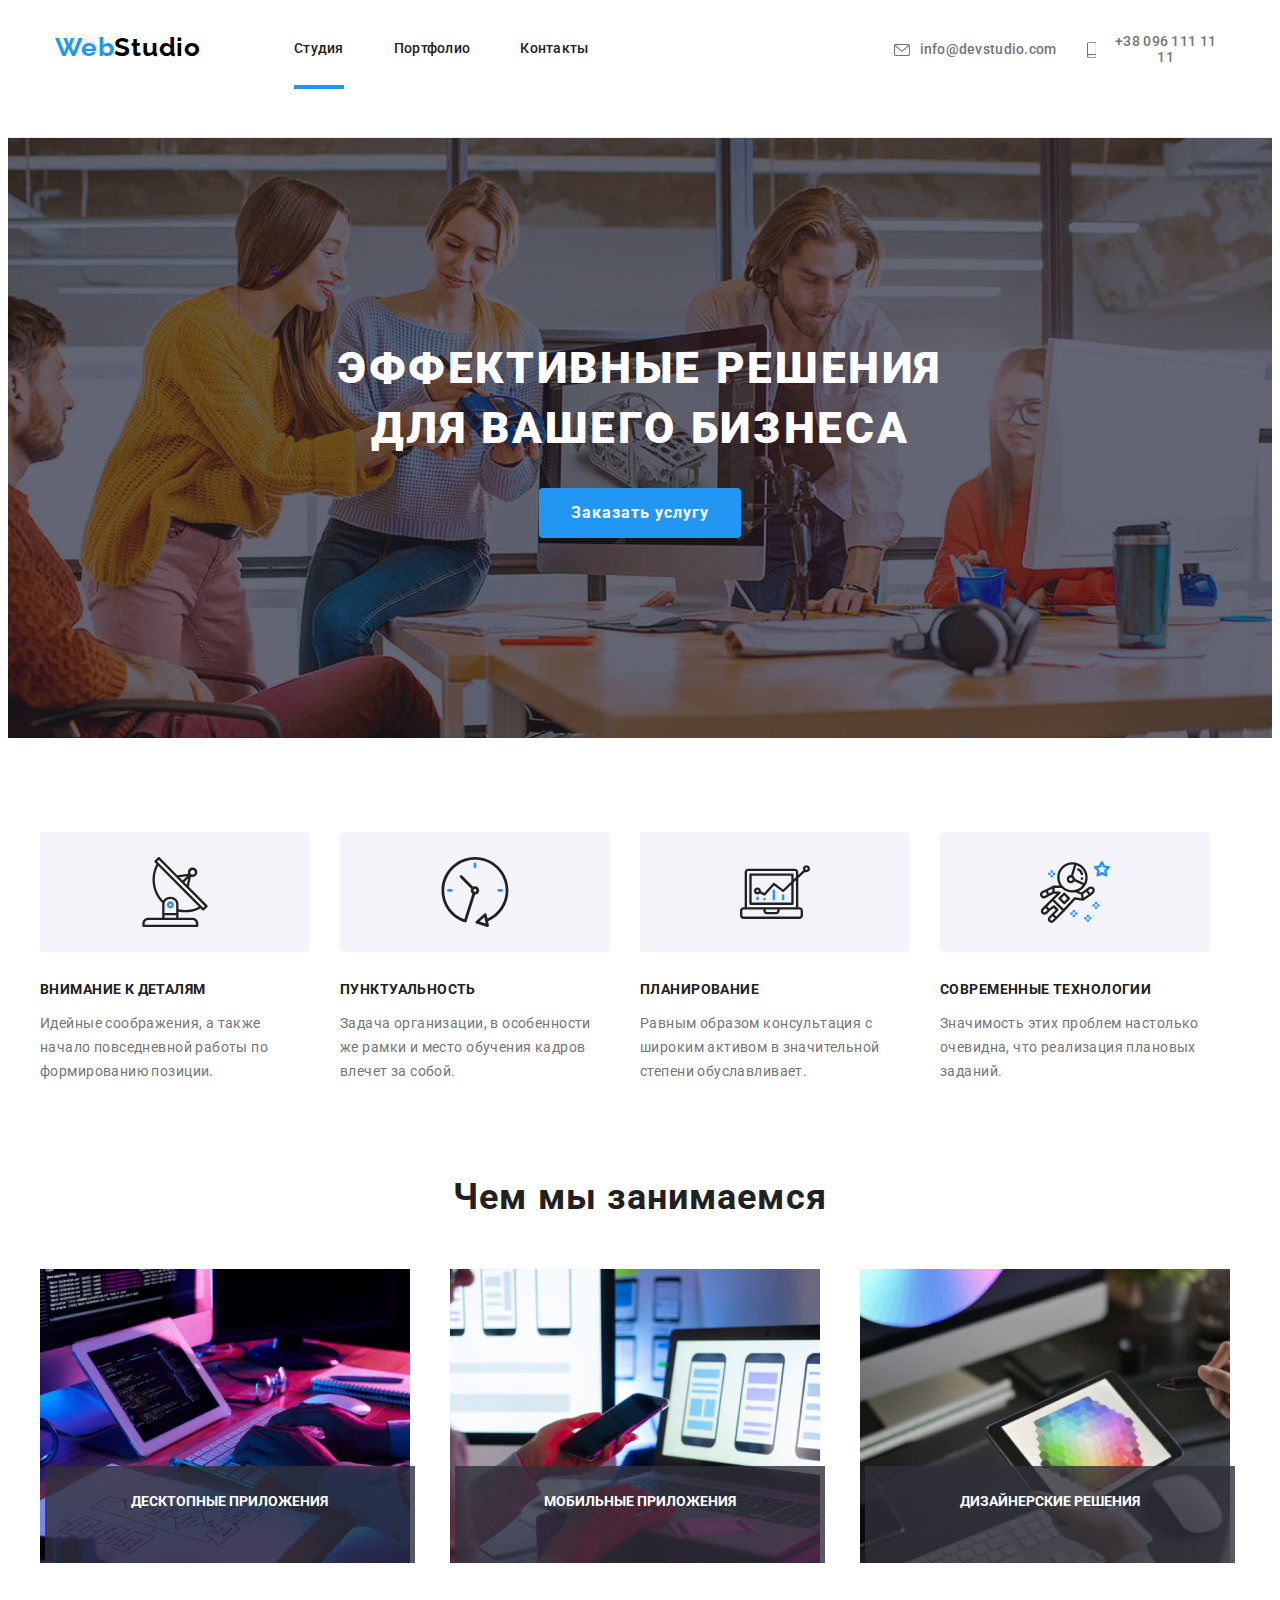
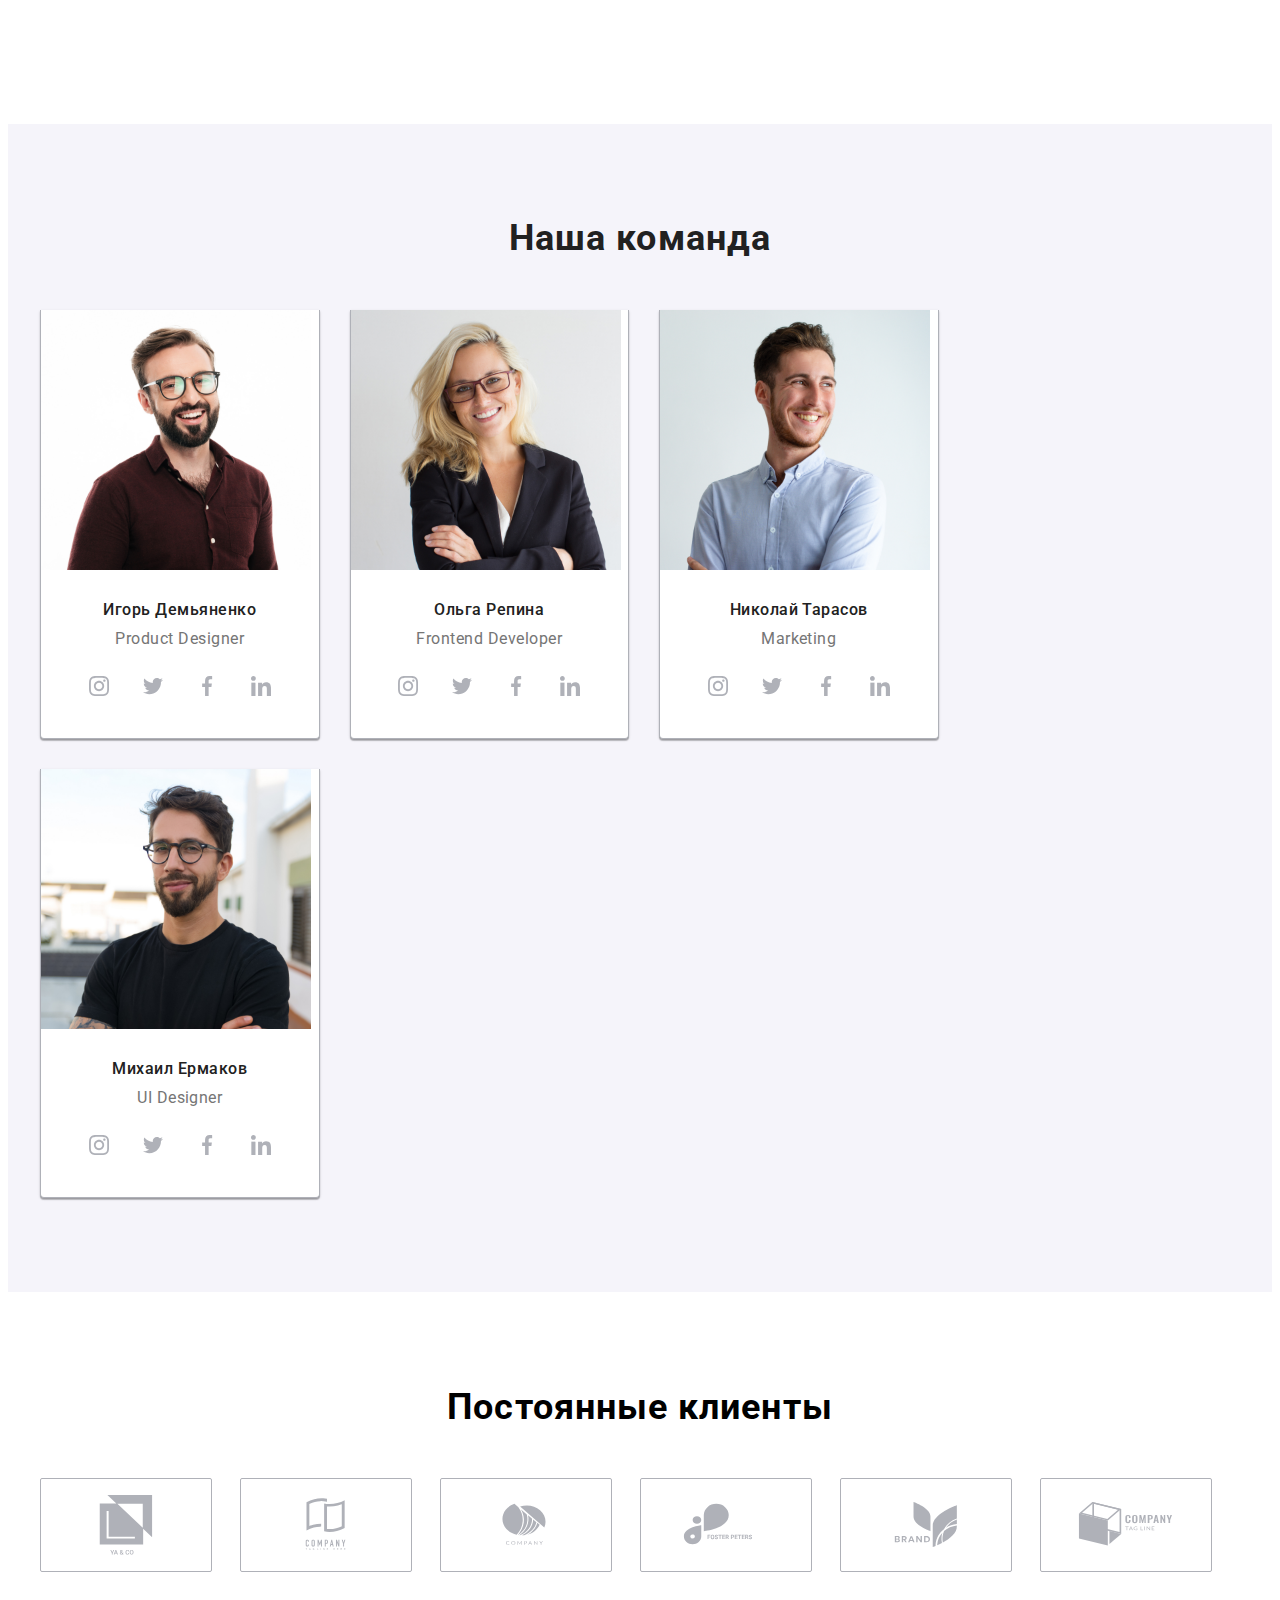
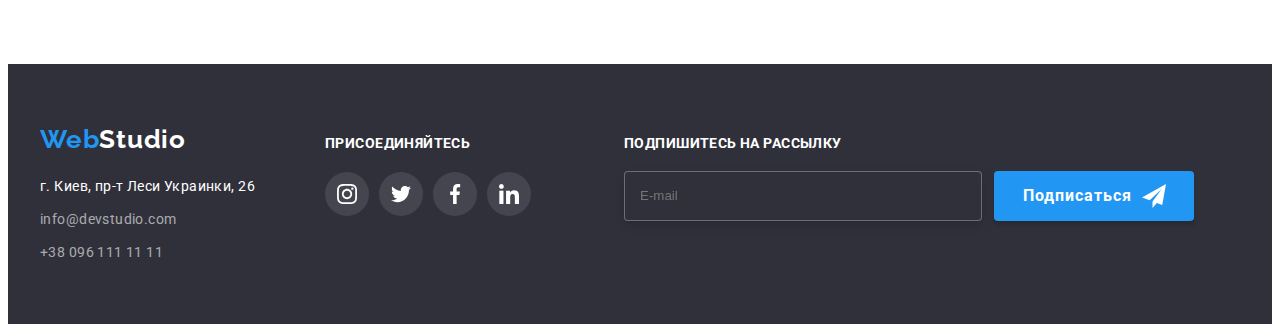
<file: index.html>
<!DOCTYPE html>
<html lang="ru">

<head>
    <meta charset="UTF-8">
    <meta http-equiv="X-UA-Compatible" content="IE=edge">
    <meta name="viewport" content="width=device-width, initial-scale=1.0">
    <title>Web-Studio</title>
    <link rel="preconnect" href="https://fonts.googleapis.com">
    <link rel="preconnect" href="https://fonts.gstatic.com" crossorigin>
    <link
        href="https://fonts.googleapis.com/css2?family=Raleway:wght@700&family=Roboto:wght@400;500;700;900&display=swap"
        rel="stylesheet">
    <link rel="stylesheet" href="https://cdnjs.cloudflare.com/ajax/libs/modern-normalize/1.1.0/modern-normalize.min.css"
        integrity="sha512-wpPYUAdjBVSE4KJnH1VR1HeZfpl1ub8YT/NKx4PuQ5NmX2tKuGu6U/JRp5y+Y8XG2tV+wKQpNHVUX03MfMFn9Q=="
        crossorigin="anonymous" referrerpolicy="no-referrer" />
    <link rel="stylesheet" href="css/styles.css">
    <link rel="stylesheet" href="css/main.min.css">
</head>

<body>
    <!-- header -->
    <header class="header">
        <div class="container header-container">
            <nav class="header-nav">
                <a class="header__link link" href=""><span class="header__logo">Web</span><span
                        class="header__logotyp">Studio</span></a>
                <ul class="header__list list">
                    <li class="header__item"><a class="header__list-link current link" href="">Студия</a></li>
                    <li class="header__item"><a class="header__list-link link" href="./portfolio.html">Портфолио</a>
                    </li>
                    <li class="header__item"><a class="header__list-link link" href="">Контакты</a></li>
                </ul>
            </nav>
            <div class="header__contact connect">
                <a class="header__mail link" href="mailto:info@devstudio.com">
                    <svg class="header__social-icon" width="16" height="12">
                        <use href="./img/icons.svg#icon-email"></use>
                    </svg>
                    info@devstudio.com</a>
                <a class="header__tel link" href="tel:+380961111111">
                    <svg class="header__social-icons" width="10" height="16">
                        <use href="./img/icons.svg#icon-smartphone"></use>
                    </svg>
                    +38 096 111 11 11</a>
            </div>
        </div>
    </header>

    <main>
        <!-- hero -->
        <section class="section-hero">
            <div class="container hero-container">
                <h1 class="hero__title">
                    Эффективные решения для вашего бизнеса
                </h1>
                <button class="hero__button" type="button" data-modal-open>Заказать услугу</button>
            </div>
        </section>
        <!-- about -->
        <section class="section-about">
            <div class="container about-container">
                <h2 class="visually-hidden">О нас</h2>
                <ul class="about__list list">
                    <li class="about__item">
                        <div class="about__bg-icon">
                            <svg class="about__icon" width="70" height="70">
                                <use href="./img/icons.svg#icon-antenna"></use>
                            </svg>
                        </div>
                        <h3 class="about__title">Внимание к деталям</h3>
                        <p class="about__text">Идейные соображения, а также начало повседневной работы по
                            формированию
                            позиции.</p>
                    </li>
                    <li class="about__item">
                        <div class="about__bg-icon">
                            <svg class="about__icon" width="70" height="70">
                                <use href="./img/icons.svg#icon-clock"></use>
                            </svg>
                        </div>
                        <h3 class="about__title">Пунктуальность</h3>
                        <p class="about__text">Задача организации, в особенности же рамки и место обучения кадров
                            влечет за собой.</p>
                    </li>
                    <li class="about__item">
                        <div class="about__bg-icon">
                            <svg class="about__icon" width="70" height="70">
                                <use href="./img/icons.svg#icon-diagram"></use>
                            </svg>
                        </div>
                        <h3 class="about__title">Планирование</h3>
                        <p class="about__text">Равным образом консультация с широким активом в значительной степени
                            обуславливает.</p>
                    </li>
                    <li class="about__item">
                        <div class="about__bg-icon">
                            <svg class="about__icon" width="70" height="70">
                                <use href="./img/icons.svg#icon-astronaut"></use>
                            </svg>
                        </div>
                        <h3 class="about__title">Современные технологии</h3>
                        <p class="about__text">Значимость этих проблем настолько очевидна, что реализация плановых
                            заданий.</p>
                    </li>
                </ul>
            </div>
        </section>
        <!-- work -->
        <section class="section">
            <div class="container">
                <h2 class="work__title">Чем мы занимаемся</h2>
                <ul class="work__list list">
                    <li class="work__item">
                        <img src="./img/our_work_1.png" alt="работа за компьютером" width="370" height="294" />
                        <h3 class="work__fitchers">ДЕСКТОПНЫЕ ПРИЛОЖЕНИЯ</h3>
                    </li>
                    <li class="work__item">
                        <img src="./img/our_work_2.png" alt="адаптация под телефон" width="370" height="294" />
                        <h3 class="work__fitchers">МОБИЛЬНЫЕ ПРИЛОЖЕНИЯ</h3>
                    </li>
                    <li class="work__item">
                        <img src="./img/our_work_3.png" alt="работа на планшете" width="370" height="294" />
                        <h3 class="work__fitchers">ДИЗАЙНЕРСКИЕ РЕШЕНИЯ</h3>
                    </li>
                </ul>
            </div>
        </section>
        <!-- team -->
        <section class="section team-section">
            <div class="container team-container">
                <h2 class="team__title">Наша команда</h2>
                <ul class="team__list list">
                    <li class="team__item">
                        <img src="./img/team_1.jpg" alt="Игорь Демьяненко" width="270" height="260" />
                        <div class="team__content">
                            <h3 class="team__pre-title">Игорь Демьяненко</h3>
                            <p lang="en" class="team__text">Product Designer</p>
                            <ul class="team__social-list list">
                                <li class="team__social-item">
                                    <a href="" class="team__social-link">
                                        <svg class="team__social-icon" width="20" height="20">
                                            <use href="./img/icons.svg#icon-instagram"></use>
                                        </svg>
                                    </a>
                                </li>
                                <li class="team__social-item">
                                    <a href="" class="team__social-link">
                                        <svg class="team__social-icon" width="20" height="20">
                                            <use href="./img/icons.svg#icon-twitter"></use>
                                        </svg>
                                    </a>
                                </li>
                                <li class="team__social-item">
                                    <a href="" class="team__social-link">
                                        <svg class="team__social-icon" width="20" height="20">
                                            <use href="./img/icons.svg#icon-facebook"></use>
                                        </svg>
                                    </a>
                                </li>
                                <li class="team__social-item">
                                    <a href="" class="team__social-link">
                                        <svg class="team__social-icon" width="20" height="20">
                                            <use href="./img/icons.svg#icon-linkedin"></use>
                                        </svg>
                                    </a>
                                </li>
                            </ul>
                        </div>
                    </li>
                    <li class="team__item">
                        <img src="./img/team_2.jpg" alt="Ольга Репина" width="270" height="260" />
                        <div class="team__content">
                            <h3 class="team__pre-title">Ольга Репина</h3>
                            <p lang="en" class="team__text">Frontend Developer</p>
                            <ul class="team__social-list list">
                                <li class="team__social-item">
                                    <a href="" class="team__social-link">
                                        <svg class="team__social-icon" width="20" height="20">
                                            <use href="./img/icons.svg#icon-instagram"></use>
                                        </svg>
                                    </a>
                                </li>
                                <li class="team__social-item">
                                    <a href="" class="team__social-link">
                                        <svg class="team__social-icon" width="20" height="20">
                                            <use href="./img/icons.svg#icon-twitter"></use>
                                        </svg>
                                    </a>
                                </li>
                                <li class="team__social-item">
                                    <a href="" class="team__social-link">
                                        <svg class="team__social-icon" width="20" height="20">
                                            <use href="./img/icons.svg#icon-facebook"></use>
                                        </svg>
                                    </a>
                                </li>
                                <li class="team__social-item">
                                    <a href="" class="team__social-link">
                                        <svg class="team__social-icon" width="20" height="20">
                                            <use href="./img/icons.svg#icon-linkedin"></use>
                                        </svg>
                                    </a>
                                </li>
                            </ul>
                        </div>
                    </li>
                    <li class="team__item">
                        <img src="./img/team_3.jpg" alt="Николай Тарасов" width="270" height="260" />
                        <div class="team__content">
                            <h3 class="team__pre-title">Николай Тарасов</h3>
                            <p lang="en" class="team__text">Marketing</p>
                            <ul class="team__social-list list">
                                <li class="team__social-item">
                                    <a href="" class="team__social-link">
                                        <svg class="team__social-icon" width="20" height="20">
                                            <use href="./img/icons.svg#icon-instagram"></use>
                                        </svg>
                                    </a>
                                </li>
                                <li class="team__social-item">
                                    <a href="" class="team__social-link">
                                        <svg class="team__social-icon" width="20" height="20">
                                            <use href="./img/icons.svg#icon-twitter"></use>
                                        </svg>
                                    </a>
                                </li>
                                <li class="team__social-item">
                                    <a href="" class="team__social-link">
                                        <svg class="team__social-icon" width="20" height="20">
                                            <use href="./img/icons.svg#icon-facebook"></use>
                                        </svg>
                                    </a>
                                </li>
                                <li class="team__social-item">
                                    <a href="" class="team__social-link"><svg class="team__social-icon" width="20"
                                            height="20">
                                            <use href="./img/icons.svg#icon-linkedin"></use>
                                        </svg></a>
                                </li>
                            </ul>
                        </div>
                    </li>
                    <li class="team__item">
                        <img src="./img/team_4.jpg" alt="Михаил Ермаков" width="270" height="260" />
                        <div class="team__content">
                            <h3 class="team__pre-title">Михаил Ермаков</h3>
                            <p lang="en" class="team__text">UI Designer</p>
                            <ul class="team__social-list list">
                                <li class="team__social-item">
                                    <a href="" class="team__social-link">
                                        <svg class="team__social-icon" width="20" height="20">
                                            <use href="./img/icons.svg#icon-instagram"></use>
                                        </svg>
                                    </a>
                                </li>
                                <li class="team__social-item">
                                    <a href="" class="team__social-link">
                                        <svg class="team__social-icon" width="20" height="20">
                                            <use href="./img/icons.svg#icon-twitter"></use>
                                        </svg>
                                    </a>
                                </li>
                                <li class="team__social-item">
                                    <a href="" class="team__social-link">
                                        <svg class="team__social-icon" width="20" height="20">
                                            <use href="./img/icons.svg#icon-facebook"></use>
                                        </svg>
                                    </a>
                                </li>
                                <li class="team__social-item">
                                    <a href="" class="team__social-link"><svg class="team__social-icon" width="20"
                                            height="20">
                                            <use href="./img/icons.svg#icon-linkedin"></use>
                                        </svg></a>
                                </li>
                            </ul>
                        </div>
                    </li>
                </ul>
            </div>
        </section>
        <!-- client -->
        <section class="section">
            <div class="container">
                <h2 class="client__title">Постоянные клиенты</h2>
                <ul class="client__list list">
                    <li class="client__item">
                        <a href="" class="client__link link">
                            <svg class="client__social-icon" width="106" height="60">
                                <use href="./img/icons.svg#icon-union"></use>
                            </svg>
                        </a>
                    </li>
                    <li class="client__item">
                        <a href="" class="client__link link">
                            <svg class="client__social-icon" width="106" height="60">
                                <use href="./img/icons.svg#icon-union_2"></use>
                            </svg>
                        </a>
                    </li>
                    <li class="client__item">
                        <a href="" class="client__link link">
                            <svg class="client__social-icon" width="106" height="60">
                                <use href="./img/icons.svg#icon-union_3"></use>
                            </svg>
                        </a>
                    </li>
                    <li class="client__item">
                        <a href="" class="client__link link">
                            <svg class="client__social-icon" width="106" height="60">
                                <use href="./img/icons.svg#icon-union_4"></use>
                            </svg>
                        </a>
                    </li>
                    <li class="client__item">
                        <a href="" class="client__link link">
                            <svg class="client__social-icon" width="106" height="60">
                                <use href="./img/icons.svg#icon-union-5"></use>
                            </svg>
                        </a>
                    </li>
                    <li class="client__item">
                        <a href="" class="client__link link">
                            <svg class="client__social-icon" width="106" height="60">
                                <use href="./img/icons.svg#icon-union_6"></use>
                            </svg>
                        </a>
                    </li>
                </ul>
            </div>
        </section>
    </main>
    <!-- footer -->
    <footer class="footer">
        <div class="container">
            <div class="footer__left">
                <div class="footer__nav-logo">
                    <a class="footer__link link" href=""><span class="footer__logo">Web</span><span
                            class="footer__logotyp">Studio</span></a>
                </div>
                <address class="address">
                    <ul class="footer__list list">
                        <li class="footer__item">
                            <a class="footer__nav-link link" href="https://goo.gl/maps/pQCsTkdVdrUKWPSq7" target="_blank"
                                rel="noopener noreferrer">г. Киев, пр-т Леси Украинки, 26</a>
                        </li>
                        <li class="footer__item">
                            <a class="footer__mail link" href="mailto:info@devstudio.com">info@devstudio.com</a>
                        </li>
                        <li class="footer__item">
                            <a class="footer__tel link" href="tel:+380961111111">+38 096 111 11 11</a>
                        </li>
                    </ul>
                </address>
            </div>
            <div class="footer__nav">
                <h3 class="footer__title">присоединяйтесь</h3>
                <ul class="footer__social-list list">
                    <li class="footer__social-item">
                        <a href="" class="footer__social-link link">
                            <svg class="footer__social-icon" width="20" height="20">
                                <use href="./img/icons.svg#icon-instagram"></use>
                            </svg>
                        </a>
                    </li>
                    <li class="footer__social-item">
                        <a href="" class="footer__social-link link">
                            <svg class="footer__social-icon" width="20" height="20">
                                <use href="./img/icons.svg#icon-twitter"></use>
                            </svg>
                        </a>
                    </li>
                    <li class="footer__social-item">
                        <a href="" class="footer__social-link link">
                            <svg class="footer__social-icon" width="20" height="20">
                                <use href="./img/icons.svg#icon-facebook"></use>
                            </svg>
                        </a>
                    </li>
                    <li class="footer__social-item">
                        <a href="" class="footer__social-link link">
                            <svg class="footer__social-icon" width="20" height="20">
                                <use href="./img/icons.svg#icon-linkedin"></use>
                            </svg>
                        </a>
                    </li>
                </ul>
            </div>
            <div class="footer__swap">
                <h3 class="footer__right-text">подпишитесь на рассылку</h3>
                <div class="footer__btn">
                    <form action="#" class="footer__right">
                        <input type="mail" id="footer-input" name="footer-input" class="footer__input-class"
                            placeholder="E-mail">
                        <button class="foot__btn" type="submit">Подписаться
                            <svg class="footer__send-logo" width="24" height="24">
                                <use href="./img/icons.svg#icon-icon-send" class="footer__icon-send"></use>
                            </svg>
                        </button>
                    </form>
                </div>
            </div>
        </div>
    </footer>
<div class="backdrop is-hidden" data-modal>
    <div class="modal">
        <button type="button" class="modal__close" data-modal-close>
            <svg width="18" height="18" class="modal__close-icon">
                <use href="./img/icons.svg#icon-close-modal"></use>
            </svg>
        </button>
        <div class="modal__form">
            <form action="#" class="online__form">
                <h3 class="modal__text">Оставьте свои данные, мы вам перезвоним</h3>
                <div class="input__one">
                    <label for="name__input" class="modal__lab-name">Имя</label>
                    <div class="lab__name-focus">
                        <input type="text" name="name-input" class="online__text-input">
                        <svg class="modal__icon" width="12" height="12">
                            <use href="img/icons.svg#icon-name" class="modal__svg-name"></use>
                        </svg>
                    </div>
                </div>
                <label for="name-input" class="modal__lab-phone">Телефон</label>
                <input type="tel" name="tel-input" class="online__tel-input">
                <svg class="modal__icon-tel" width="13" height="13">
                    <use href="img/icons.svg#icon-tel" class="modal__svg-tel"></use>
                </svg>
                <label for="name-input" class="modal__lab-mail">Почта</label>
                <input type="mail" name="mail-input" class="online__mail-input">
                <svg class="modal__icon-mail" width="15" height="12">
                    <use href="img/icons.svg#icon-mail" class="modal__svg-mail"></use>
                </svg>
                <label for="name-input" class="modal__lab-comment">Комментарий</label>
                <textarea placeholder="Введите текст" name="text" id="comment-area" class="comment__area"></textarea>
                <div class="checkboxes__div">
                    <input type="checkbox" id="radio-btn" class="modal__checkbox-btn is-hidden visually-hidden">
                    <label for="radio-btn" class="modal__p">Соглашаюсь с рассылкой и принимаю</label> <a href="$"
                        class="modal__cond">Условия договора</a>
                </div>
                <button type="submit" class="modal__button">Отправить</button>
            </form>
        </div>
    </div>
</div>
    <script src="./JS/modal.js"></script>
</body>

</html>
</file>
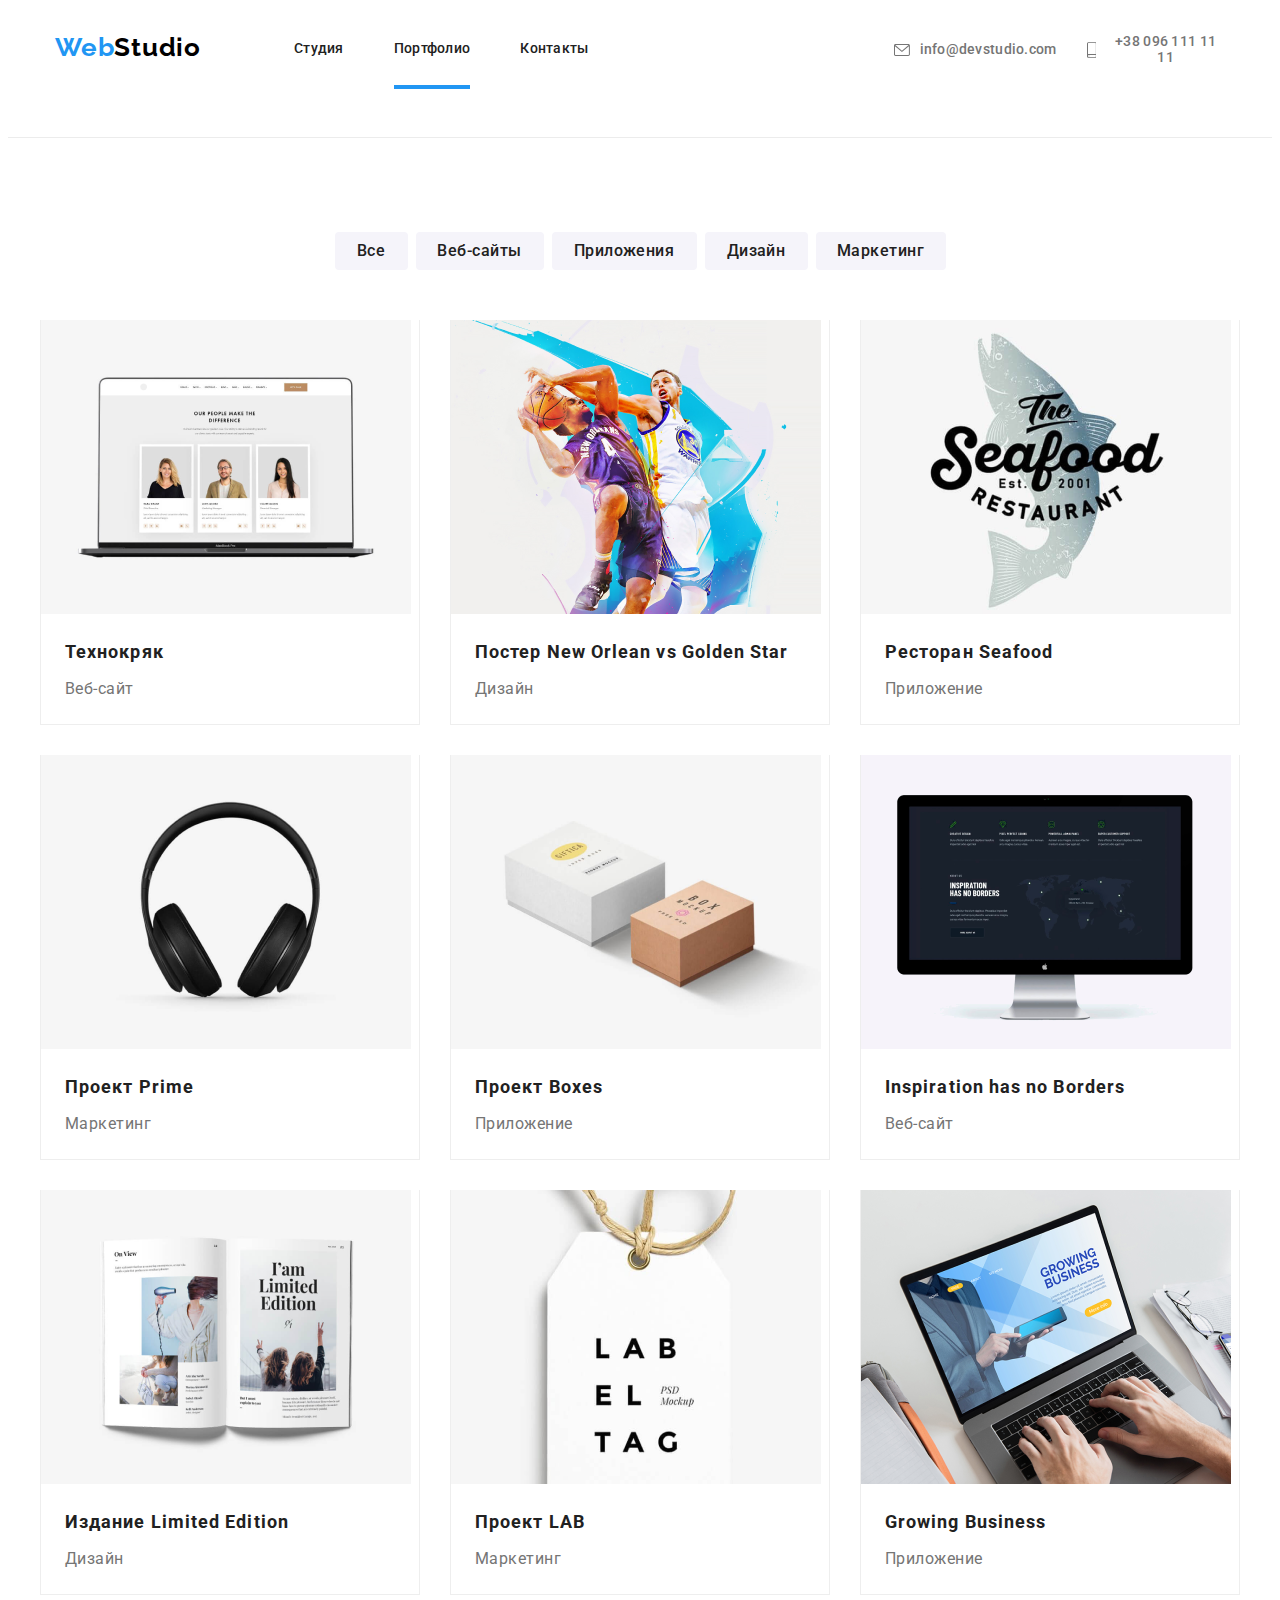
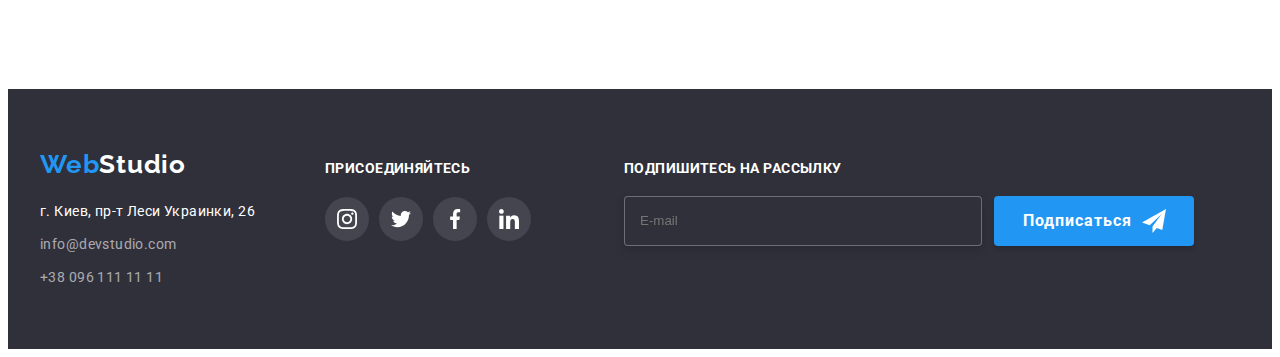
<file: portfolio.html>
<!DOCTYPE html>
<html lang="en">

<head>
    <meta charset="UTF-8">
    <meta http-equiv="X-UA-Compatible" content="IE=edge">
    <meta name="viewport" content="width=device-width, initial-scale=1.0">
    <title>Portfolio</title>
    <link rel="preconnect" href="https://fonts.googleapis.com">
    <link rel="preconnect" href="https://fonts.gstatic.com" crossorigin>
    <link
        href="https://fonts.googleapis.com/css2?family=Raleway:wght@700&family=Roboto:wght@400;500;700;900&display=swap"
        rel="stylesheet">
        <link rel="stylesheet"
            href="https://cdnjs.cloudflare.com/ajax/libs/modern-normalize/1.1.0/modern-normalize.min.css"
            integrity="sha512-wpPYUAdjBVSE4KJnH1VR1HeZfpl1ub8YT/NKx4PuQ5NmX2tKuGu6U/JRp5y+Y8XG2tV+wKQpNHVUX03MfMFn9Q=="
            crossorigin="anonymous" referrerpolicy="no-referrer" />
    <link rel="stylesheet" href="css/styles.css">
    <link rel="stylesheet" href="css/main.min.css">
</head>

<body>
    <header class="header">
        <div class="container header-container">
            <nav class="header-nav">
                <a class="header__link link" href=""><span class="header__logo">Web</span><span
                        class="header__logotyp">Studio</span></a>
                <ul class="header__list list">
                    <li class="header__item"><a class="header__list-link link" href="./index.html">Студия</a></li>
                    <li class="header__item"><a class="header__list-link current link" href="./portfolio.html">Портфолио</a>
                    </li>
                    <li class="header__item"><a class="header__list-link link" href="">Контакты</a></li>
                </ul>
            </nav>
            <div class="header__contact connect">
                <a class="header__mail link" href="mailto:info@devstudio.com">
                    <svg class="header__social-icon" width="16" height="12">
                        <use href="./img/icons.svg#icon-email"></use>
                    </svg>
                    info@devstudio.com</a>
                <a class="header__tel link" href="tel:+380961111111">
                    <svg class="header__social-icons" width="10" height="16">
                        <use href="./img/icons.svg#icon-smartphone"></use>
                    </svg>
                    +38 096 111 11 11</a>
            </div>
        </div>
    </header>
    <main>
        <section class="gallery">
            <div class="container">
            <h1 class="visually-hidden">Наши работы</h1>
            <ul class="gallery__nav-list list">
                <li class="gallery__nav-item"><button class="gallery__btn btn__all" type="button">Все</button></li>
                <li class="gallery__nav-item"><button class="gallery__btn btn__web" type="button">Веб-сайты</button></li>
                <li class="gallery__nav-item"><button class="gallery__btn btn__applications" type="button">Приложения</button>
                </li>
                <li class="gallery__nav-item"><button class="gallery__btn btn__design" type="button">Дизайн</button></li>
                <li class="gallery__nav-item"><button class="gallery__btn btn__marketing" type="button">Маркетинг</button>
                </li>
            </ul>
            <ul class="gallery__list list">
                <li class="gallery__item">
                    <a class="gallery__link link" href="">
                        <div class="gallery__top-text">
                    <img src="./img/img_1.png" alt="">
                    <p class="gallery__card">Технокряк это современная площадка распространения коронавируса. Компании используют эту платформу для цифрового
                    шпионажа и атак на защищённые сервера конкурентов.</p>
                    </div>
                    <div class="gallery__content">
                    <h2 class="gallery__title">Технокряк</h2>
                    <p class="gallery__text">Веб-сайт</p>
                    </div>
                    </a>
                </li>
                <li class="gallery__item">
                    <a class="gallery__link link" href=""></a>
                    <div class="gallery__top-text">
                    <img src="./img/img_2.png" alt="">
                    <p class="gallery__card">Технокряк это современная площадка распространения коронавируса. Компании используют эту
                        платформу для цифрового
                        шпионажа и атак на защищённые сервера конкурентов.</p>
                        </div>
                    <div class="gallery__content">
                    <h2 class="gallery__title">Постер New Orlean vs Golden Star</h2>
                    <p class="gallery__text">Дизайн</p>
                    </div>
                </li>
                <li class="gallery__item">
                    <a class="gallery__link link" href=""></a>
                    <div class="gallery__top-text">
                    <img src="./img/img_3.png" alt="">
                    <p class="gallery__card">Технокряк это современная площадка распространения коронавируса. Компании используют эту
                        платформу для цифрового
                        шпионажа и атак на защищённые сервера конкурентов.</p>
                    </div>
                    <div class="gallery__content">
                    <h2 class="gallery__title">Ресторан Seafood</h2>
                    <p class="gallery__text">Приложение</p>
                    </div>
                </li>
                <li class="gallery__item">
                    <a class="gallery__link link" href=""></a>
                    <div class="gallery__top-text">
                    <img src="./img/img_4.png" alt="">
                    <p class="gallery__card">Технокряк это современная площадка распространения коронавируса. Компании используют эту
                        платформу для цифрового
                        шпионажа и атак на защищённые сервера конкурентов.</p>
                    </div>
                    <div class="gallery__content">
                    <h2 class="gallery__title">Проект Prime</h2>
                    <p class="gallery__text">Маркетинг</p>
                    </div>
                </li>
                <li class="gallery__item">
                    <a class="gallery__link link" href=""></a>
                    <div class="gallery__top-text">
                    <img src="./img/img_5.png" alt="">
                    <p class="gallery__card">Технокряк это современная площадка распространения коронавируса. Компании используют эту
                        платформу для цифрового
                        шпионажа и атак на защищённые сервера конкурентов.</p>
                    </div>
                    <div class="gallery__content">
                    <h2 class="gallery__title">Проект Boxes</h2>
                    <p class="gallery__text">Приложение</p>
                    </div>
                </li>
                <li class="gallery__item">
                    <a class="gallery__link link" href=""></a>
                    <div class="gallery__top-text">
                    <img src="./img/img_6.png" alt="">
                    <p class="gallery__card">Технокряк это современная площадка распространения коронавируса. Компании используют эту
                        платформу для цифрового
                        шпионажа и атак на защищённые сервера конкурентов.</p>
                        </div>
                    <div class="gallery__content">
                    <h2 class="gallery__title">Inspiration has no Borders</h2>
                    <p class="gallery__text">Веб-сайт</p>
                    </div>
                </li>
                <li class="gallery__item">
                    <a class="gallery__link link" href=""></a>
                    <div class="gallery__top-text">
                    <img src="./img/img_7.png" alt="">
                        <p class="gallery__card">Технокряк это современная площадка распространения коронавируса. Компании используют эту
                        платформу для цифрового
                        шпионажа и атак на защищённые сервера конкурентов.</p>
                        </div>
                    <div class="gallery__content">
                    <h2 class="gallery__title">Издание Limited Edition</h2>
                    <p class="gallery__text">Дизайн</p>
                    </div>
                </li>
                <li class="gallery__item">
                    <a class="gallery__link link" href=""></a>
                    <div class="gallery__top-text">
                    <img src="./img/img_8.png" alt="">
                    <p class="gallery__card">Технокряк это современная площадка распространения коронавируса. Компании используют эту
                        платформу для цифрового
                        шпионажа и атак на защищённые сервера конкурентов.</p>
                    </div>
                    <div class="gallery__content">
                    <h2 class="gallery__title">Проект LAB</h2>
                    <p class="gallery__text">Маркетинг</p>
                    </div>
                </li>
                <li class="gallery__item">
                    <a class="gallery__link link" href=""></a>
                    <div class="gallery__top-text">
                    <img src="./img/img_9.png" alt="">
                    <p class="gallery__card">Технокряк это современная площадка распространения коронавируса. Компании используют эту
                        платформу для цифрового
                        шпионажа и атак на защищённые сервера конкурентов.</p>
                    </div>
                    <div class="gallery__content">
                    <h2 class="gallery__title">Growing Business</h2>
                    <p class="gallery__text">Приложение</p>
                    </div>
                </li>
            </ul>
            </div>
        </section>
    </main>
    <footer class="footer">
        <div class="container">
            <div class="footer__left">
                <div class="footer__nav-logo">
                    <a class="footer__link link" href=""><span class="footer__logo">Web</span><span
                            class="footer__logotyp">Studio</span></a>
                </div>
                <address class="address">
                    <ul class="footer__list list">
                        <li class="footer__item">
                            <a class="footer__nav-link link" href="https://goo.gl/maps/pQCsTkdVdrUKWPSq7" target="_blank"
                                rel="noopener noreferrer">г. Киев, пр-т Леси Украинки, 26</a>
                        </li>
                        <li class="footer__item">
                            <a class="footer__mail link" href="mailto:info@devstudio.com">info@devstudio.com</a>
                        </li>
                        <li class="footer__item">
                            <a class="footer__tel link" href="tel:+380961111111">+38 096 111 11 11</a>
                        </li>
                    </ul>
                </address>
            </div>
            <div class="footer__nav">
                <h3 class="footer__title">присоединяйтесь</h3>
                <ul class="footer__social-list list">
                    <li class="footer__social-item">
                        <a href="" class="footer__social-link link">
                            <svg class="footer__social-icon" width="20" height="20">
                                <use href="./img/icons.svg#icon-instagram"></use>
                            </svg>
                        </a>
                    </li>
                    <li class="footer__social-item">
                        <a href="" class="footer__social-link link">
                            <svg class="footer__social-icon" width="20" height="20">
                                <use href="./img/icons.svg#icon-twitter"></use>
                            </svg>
                        </a>
                    </li>
                    <li class="footer__social-item">
                        <a href="" class="footer__social-link link">
                            <svg class="footer__social-icon" width="20" height="20">
                                <use href="./img/icons.svg#icon-facebook"></use>
                            </svg>
                        </a>
                    </li>
                    <li class="footer__social-item">
                        <a href="" class="footer__social-link link">
                            <svg class="footer__social-icon" width="20" height="20">
                                <use href="./img/icons.svg#icon-linkedin"></use>
                            </svg>
                        </a>
                    </li>
                </ul>
            </div>
            <div class="footer__swap">
                <h3 class="footer__right-text">подпишитесь на рассылку</h3>
                <div class="footer__btn">
                    <form action="#" class="footer__right">
                        <input type="mail" id="footer-input" name="footer-input" class="footer__input-class"
                            placeholder="E-mail">
                        <button class="foot__btn" type="submit">Подписаться
                            <svg class="footer__send-logo" width="24" height="24">
                                <use href="./img/icons.svg#icon-icon-send" class="footer__icon-send"></use>
                            </svg>
                        </button>
                    </form>
                </div>
            </div>
        </div>
    </footer>
</body>

</html>
</file>
<file: css/styles.css>
/* :root {
  --main-title-color: #212121;
  --main-text-color: #757575;
  --main-btn-color: #ffffff;
  --main-bg-color: #2f303a;
  --main-hover-color: #2196f3;
  --main-color-icon: #afb1b8;
} 
*/
/*
body {
  font-family: "Roboto", sans-serif;
}

.container {
  width: 1200px;
  padding-left: 15px;
  padding-right: 15px;
  margin: 0 auto;
  align-items: baseline;
}

.list {
  list-style: none;
}

.link {
  text-decoration: none;
}

.visually-hidden {
  position: absolute;
  white-space: nowrap;
  width: 1px;
  height: 1px;
  overflow: hidden;
  border: 0;
  padding: 0;
  clip: rect(0 0 0 0);
  clip-path: inset(50%);
  margin: -1px;
}

img {
  display: block;
  max-width: 100%;
  height: auto;
}

.section {
  padding-top: 94px;
  padding-bottom: 94px;
}
/*
/* ----------------------------header--------------------------------- */
/*
.header {
  display: flex;
  justify-content: center;
  height: 80px;
  padding-top: 24px;
  padding-bottom: 25px;
  border-bottom: 1px solid #ececec;
}

.current::after {
  content: "";
  width: 100%;
  height: 4px;
  background-color: #2196f3;
  position: absolute;
  left: 0;
  margin-top: 28px;
  display: block;
}
.header-nav-item:not(:last-child) {
  margin-right: 50px;
  position: relative;
}
.header-container {
  display: flex;
  align-items: center;
  box-sizing: border-box;
  min-width: 1200px;
  align-content: center;
}

.header-nav {
  display: flex;
  align-items: center;
}

.header-nav-logo {
  font-family: Raleway;
  font-style: normal;
  font-weight: 700;
  font-size: 26px;
  line-height: 1.19;
  letter-spacing: 0.03em;
  color: var(--main-hover-color);
}

.header-nav-logotyp {
  font-family: Raleway;
  font-style: normal;
  font-weight: 700;
  font-size: 26px;
  line-height: 1.19;
  letter-spacing: 0.03em;
  color: #000000;
  transition: color 250ms linear;
}

.header-nav-logotyp:hover {
  color: var(--main-hover-color);
}

.header-nav-list {
  display: flex;
  padding-left: 0;
  margin: 0 auto;
}

.header-nav-link {
  font-weight: 500;
  font-size: 14px;
  line-height: 1.14;
  letter-spacing: 0.02em;
  padding-right: 93px;
  color: var(--main-title-color);
  transition: color 250ms linear;
}

.header-nav-item:last-child {
  padding-right: 305px;
}

.header-link {
  font-style: 400;
  font-weight: 500;
  font-size: 14px;
  line-height: 1.14;
  letter-spacing: 0.02em;
  color: var(--main-title-color);
  transition: color 250ms linear;
}

.header-link:hover,
.header-link:focus {
  color: var(--main-hover-color);
}

.header-nav-link:hover,
.header-nav-link:focus {
  color: var(--main-hover-color);
}

.header-contact {
  display: flex;
  text-align: center;
}

.connect {
  margin-left: auto;
}

.header-mail,
.header-tel {
  font-weight: 500;
  font-size: 14px;
  line-height: 1.14;
  letter-spacing: 0.02em;
  color: var(--main-text-color);
  transition: color 250ms linear;
}

.header-mail,
.header-tel {
  display: flex;
  align-items: center;
  color: var(--main-text-color);
  margin-right: 30px;
  transition: color 250ms linear;
}

.header-tel:last-child {
  margin-right: 0;
}

.header-social-icon {
  margin-right: 10px;
  width: 16px;
  height: 12px;
  fill: currentColor;
}

.header-social-icons {
  width: 10px;
  height: 16px;
  margin-right: 10px;
  fill: currentColor;
}

.header-mail:hover,
.header-mail:focus {
  color: var(--main-hover-color);
}

.header-tel:hover,
.header-tel:focus {
  color: var(--main-hover-color);
} /*

/* ----------------------------hero--------------------------------- */
/*
.section-hero {
  background-color: var(--main-bg-color);
  max-width: 1600px;
  background-image: linear-gradient(
      rgba(47, 48, 58, 0.4),
      rgba(47, 48, 58, 0.4)
    ),
    url(../img/hero_bg.png);
  background-repeat: no-repeat;
  background-size: cover;
  background-position: center;
  padding-top: 200px;
  padding-bottom: 200px;
  margin: 0 auto;
}

.hero-title {
  font-weight: 900;
  font-size: 44px;
  line-height: 1.36;
  text-align: center;
  line-height: 60px;
  letter-spacing: 0.06em;
  text-transform: uppercase;
  max-width: 696px;
  height: 120px;
  margin: 0 auto 30px;
  color: var(--main-btn-color);
}

.hero-button {
  font-family: inherit;
  font-weight: 700;
  font-size: 16px;
  line-height: 30px;
  line-height: 1.87;
  cursor: pointer;
  letter-spacing: 0.06em;
  color: var(--main-btn-color);
  background-color: var(--main-hover-color);
  border-radius: 4px;
  display: block;
  padding: 10px 32px;
  margin: auto;
  min-width: 200px;
  height: 50px;
  border: none;
} /*

/* ----------------------------about--------------------------------- */
/*
.section-about {
  padding-top: 94px;
}

.about-container {
  height: 251px;
}

.about-list {
  display: flex;
  padding-left: 0;
  margin: 0 auto;
}

.about-item {
  margin-right: 30px;
  width: 270px;
  height: 120px;
}

.about-item:last-child {
  margin-right: 0;
}

.about-title {
  font-weight: 700;
  font-size: 14px;
  line-height: 1.14;
  letter-spacing: 0.03em;
  text-transform: uppercase;
  margin: 0 auto;
  color: var(--main-title-color);
}

.about-text {
  font-size: 14px;
  line-height: 1.71;
  letter-spacing: 0.03em;
  max-width: 270px;
  margin-bottom: 0;
  color: var(--main-text-color);
}

.about-icon {
  display: block;
  width: 70px;
  height: 70px;
}

.about-bg-icon {
  display: flex;
  justify-content: center;
  align-items: center;
  width: 270px;
  height: 120px;
  background-color: #f5f4fa;
  border-radius: 4px;
  border: none;
  margin-bottom: 30px;
} /*

/* ----------------------------work--------------------------------- */
/*
.work-list {
  display: flex;
  flex-wrap: wrap;
  margin-right: -30px;
  margin-bottom: -30px;
  margin-top: 0;
  padding-left: 0;
}

.work-item {
  flex-basis: calc(100% / 3 - 30px);
  margin-right: 30px;
}

.work-title {
  font-weight: 700;
  font-size: 36px;
  line-height: 1.16;
  text-align: center;
  letter-spacing: 0.03em;
  color: var(--main-title-color);
  margin: 0 auto;
  margin-bottom: 50px;
}
.work-fitchers {
  color: #ffffff;
  background-color: rgba(47, 48, 58, 0.8);
  width: 370px;
  height: 70px;
  text-align: center;
  margin: 0 auto;
  padding-top: 27px;
  transform: translate(0);
  top: 50%;
  left: 50%;
  transform: translate(0%, -100%);
  font-family: Roboto;
  font-style: normal;
  font-weight: bold;
  font-size: 14px;
  line-height: 16px;
}
/*
/* ----------------------------team--------------------------------- */
/*
.team-section {
  background-color: #f5f4fa;
}

.team-title {
  font-weight: 700;
  font-size: 36px;
  line-height: 1.16;
  text-align: center;
  letter-spacing: 0.03em;
  color: var(--main-title-color);
  margin: 0 auto 50px;
}

.team-list {
  display: flex;
  flex-wrap: wrap;
  margin-right: -30px;
  margin-bottom: -30px;
  padding-left: 0;
  margin-top: 0;
}

.team-item {
  flex-basis: calc(100% / 4 - 30px);
  margin-right: 30px;
  margin-bottom: 30px;
  border-bottom: 1px solid var(--main-color-icon);
  border-left: 1px solid var(--main-color-icon);
  border-right: 1px solid var(--main-color-icon);
  border-radius: 0px 0px 4px 4px;
  background-color: var(--main-btn-color);
  box-shadow: 0px 1px 3px rgba(0, 0, 0, 0.12), 0px 1px 1px rgba(0, 0, 0, 0.14),
    0px 2px 1px rgba(0, 0, 0, 0.2);
}

.team-content {
  padding-top: 30px;
  padding-bottom: 30px;
}

.team-pre-title {
  font-weight: 500;
  font-size: 16px;
  line-height: 1.19;
  text-align: center;
  letter-spacing: 0.03em;
  margin: 0 auto 10px;
  color: var(--main-title-color);
}

.team-text {
  font-size: 16px;
  line-height: 1.19;
  text-align: center;
  letter-spacing: 0.03em;
  margin: 0 auto;
  color: var(--main-text-color);
  margin-bottom: 16px;
}

.team-social-list {
  display: flex;
  justify-content: center;
  padding-left: 0;
}

.team-social-item {
  width: 44px;
  height: 44px;
}

.team-social-item + .team-social-item {
  margin-left: 10px;
}

.team-social-link {
  width: 100%;
  height: 100%;
  border-radius: 50%;
  display: flex;
  align-items: center;
  justify-content: center;
  color: var(--main-color-icon);
  transition: 250ms linear;
}

.team-social-icon {
  fill: currentColor;
}

.team-social-link:hover,
.team-social-link:focus {
  background-color: var(--main-hover-color);
  color: var(--main-btn-color);
}
/*
/* ----------------------------client--------------------------------- */
/*
.client-title {
  font-weight: 700;
  font-size: 36px;
  line-height: 1.17;
  text-align: center;
  letter-spacing: 0.03em;
  margin: 0 auto;
}

.client-list {
  display: flex;
  margin-top: 50px;
  margin-bottom: 0;
  padding-left: 0;
}

.client-item {
  width: 170px;
  height: 92px;

  margin-left: 30px;
}

.client-item:first-child {
  margin-left: 0;
}

.client-link {
  width: 100%;
  height: 100%;
  display: flex;
  justify-content: center;
  align-items: center;
  color: var(--main-color-icon);
  transition: 250ms linear;
  border: 1px solid var(--main-color-icon);
  border-radius: 2px;
}

.client-social-icon {
  fill: currentColor;
}

.client-link:hover,
.client-link:focus {
  color: var(--main-hover-color);
  border: 1px solid var(--main-hover-color);
}
/*
/* ----------------------------footer--------------------------------- */
/*
.footer {
  background-color: var(--main-bg-color);
  padding-top: 60px;
  padding-bottom: 60px;
}

.footer > .container {
  display: flex;
}

.footer-list {
  padding-left: 0;
  margin: 0 auto;
}

.footer-item {
  margin-top: 9px;
}

.footer-item:first-child {
  margin-top: 20px;
}

.footer-item:last-child {
  padding-bottom: 0;
}

.footer-logo {
  font-family: Raleway;
  font-style: normal;
  font-weight: 700;
  font-size: 26px;
  line-height: 1.19;
  letter-spacing: 0.03em;
  color: var(--main-hover-color);
}

.footer-logotyp {
  font-family: Raleway;
  font-style: normal;
  font-weight: 700;
  font-size: 26px;
  line-height: 1.19;
  letter-spacing: 0.03em;
  color: var(--main-btn-color);
  transition: color 250ms linear;
}

.footer-logotyp:hover,
.footer-logotyp:focus {
  color: var(--main-hover-color);
}

.footer-nav-link {
  font-style: normal;
  font-weight: 400;
  font-size: 14px;
  line-height: 1.71;
  letter-spacing: 0.03em;
  color: var(--main-btn-color);
  transition: color 250ms linear;
}

.footer-nav-link:hover,
.footer-nav-link:focus {
  color: var(--main-hover-color);
}

.footer-mail {
  font-style: normal;
  font-weight: 400;
  font-size: 14px;
  line-height: 1.71;
  letter-spacing: 0.03em;
  color: rgba(255, 255, 255, 0.6);
  transition: color 250ms linear;
}

.footer-tel {
  font-style: normal;
  font-weight: 400;
  font-size: 14px;
  line-height: 1.71;
  letter-spacing: 0.03em;
  color: rgba(255, 255, 255, 0.6);
  transition: color 250ms linear;
}

.footer-mail:hover,
.footer-mail:focus {
  color: var(--main-hover-color);
}

.footer-tel:hover,
.footer-tel:focus {
  color: var(--main-hover-color);
}

.footer-nav {
  margin-left: 70px;
  box-sizing: inherit;
}

.footer-title {
  font-weight: 700;
  font-size: 14px;
  line-height: 1.14;
  letter-spacing: 0.03em;
  color: var(--main-btn-color);
  text-transform: uppercase;
  margin-top: 0;
  margin-bottom: 20px;
}

.footer-social-list {
  display: flex;
  justify-content: center;
  padding-left: 0;
  margin-top: 0;
  margin-bottom: 0;
}

.footer-social-item {
  width: 44px;
  height: 44px;
}

.footer-social-item + .footer-social-item {
  margin-left: 10px;
}

.footer-social-link {
  width: 100%;
  height: 100%;
  border-radius: 50%;
  display: flex;
  align-items: center;
  justify-content: center;
  background: rgba(255, 255, 255, 0.1);
  margin-right: 10px;
  filter: drop-shadow(0px 4px 4px, rgba(0, 0, 0, 0.25), rgba(0, 0, 0, 0.25));
  color: var(--main-btn-color);
  transition: 250ms linear;
}

.footer-social-icon {
  fill: var(--main-btn-color);
}

.footer-social-link:hover,
.footer-social-link:focus {
  background-color: var(--main-hover-color);
  color: var(--main-btn-color);
}

.footer-right-text {
  font-family: Roboto;
  font-style: normal;
  font-weight: bold;
  font-size: 14px;
  line-height: 16px;
  letter-spacing: 0.03em;
  text-transform: uppercase;
  color: #ffffff;
  margin: 0px;
  padding-bottom: 20px;
}
.footer-send-logo {
  margin-left: 10px;
}
.footer-right {
  display: flex;
}
.footer-swap {
  margin-left: 93px;
}
.foot-btn {
  font-family: Roboto;
  font-style: normal;
  font-weight: bold;
  font-size: 16px;
  line-height: 30px;
  display: flex;
  align-items: center;
  text-align: center;
  letter-spacing: 0.06em;
  color: #ffffff;
  background: #2196f3;
  box-shadow: 0px 4px 4px rgba(0, 0, 0, 0.15);
  border-radius: 4px;
  width: 200px;
  height: 50px;
  margin-left: 12px;
  padding: 0px;
  padding-left: 29px;
  border: 0px;
}

.footer-input-class {
  border: 1px solid rgba(255, 255, 255, 0.3);
  box-sizing: border-box;
  filter: drop-shadow(0px 4px 4px rgba(0, 0, 0, 0.15));
  border-radius: 4px;
  outline: none;
  width: 358px;
  height: 50px;
  background-color: #2f303a;
  padding: 15px;
}

.footer-input-class:focus {
  border: 1px solid rgba(255, 255, 255, 0.3);
  box-sizing: border-box;
  filter: drop-shadow(0px 4px 4px rgba(0, 0, 0, 0.15));
  border-radius: 4px;
}
/*
/* ----------------------------PORTFOLIO--------------------------------- */
/*
.gallery {
  padding-top: 94px;
}

.gallery-nav-list {
  display: flex;
  justify-content: center;
  margin: 0 auto;
  padding-left: 0;
}

.gallery-card {
  font-family: Roboto;
  font-style: normal;
  font-weight: normal;
  font-size: 18px;
  line-height: 28px;
  color: #ffffff;
  position: absolute;
  left: 0;
  top: 0;
  margin: 0px;
  padding: 63px 24px;
  background-color: rgba(33, 150, 243, 0.9);
  height: 100%;
  transform: translateY(100%);
  transition: transform 250ms linear;
}

.gallery-item:hover .gallery-card {
  transform: translateY(0%);
}

.gallery-top-text {
  position: relative;
  overflow: hidden;
}

.gallery-nav-item {
  padding-right: 8px;
  transition: color 250ms linear;
}

.gallery-nav-item:last-child {
  padding-right: 0;
}

.gallery-nav-item:hover {
  filter: drop-shadow(0px 4px 4px rgba(0, 0, 0, 0.25));
}

.gallery-btn:hover,
.gallery-btn:focus {
  background-color: var(--main-hover-color);
  color: var(--main-btn-color);
}

.gallery-btn {
  font-family: inherit;
  font-style: 400;
  font-weight: 500;
  transition: 250ms linear;
  cursor: pointer;
  font-size: 16px;
  line-height: 1.62;
  text-align: center;
  letter-spacing: 0.03em;
  color: var(--main-title-color);
  border: none;
  background: #f5f4fa;
  border-radius: 4px;
  padding: 0;
}

.btn-all {
  height: 38px;
  min-width: 73px;
}

.btn-web {
  height: 38px;
  min-width: 128px;
}

.btn-applications {
  height: 38px;
  min-width: 145px;
}

.btn-design {
  height: 38px;
  min-width: 103px;
}

.btn-marketing {
  height: 38px;
  min-width: 130px;
}

.gallery-btn:hover,
.gallery-btn:focus {
  color: var(--main-btn-color);
  background-color: var(--main-hover-color);
}

.gallery-list {
  display: flex;
  flex-wrap: wrap;
  margin-right: -30px;
  margin-bottom: -30px;
  padding-left: 0;
  margin-top: 50px;
  padding-bottom: 94px;
}

.gallery-item {
  flex-basis: calc(100% / 3 - 30px);
  margin-right: 30px;
  margin-bottom: 30px;
  background: #ffffff;
  border-bottom: 1px solid #eeeeee;
  border-left: 1px solid #eeeeee;
  border-right: 1px solid #eeeeee;
  box-sizing: border-box;
  transition: 250ms linear;
  position: relative;
}

.gallery-item:hover {
  filter: drop-shadow(0px 4px 4px rgba(0, 0, 0, 0.25));
}

.gallery-content {
  padding: 20px 24px;
}

.gallery-title {
  font-weight: 700;
  font-size: 18px;
  line-height: 2;
  letter-spacing: 0.06em;
  color: var(--main-title-color);
  margin: 0 auto 4px;
}

.gallery-text {
  font-size: 16px;
  line-height: 1.87;
  letter-spacing: 0.03em;
  color: var(--main-text-color);
  margin: 0 auto;
}
/*
/* !!! - Modal - !!! */
/*
.backdrop {
  position: fixed;
  width: 100%;
  height: 100%;
  background-color: rgba(0, 0, 0, 0.2);
  position: fixed;
  top: 0;
  left: 0;
  transition: opacity 300ms, visibility 300ms;
}
.backdrop.is-hidden .modal {
  transform: scale(1.5) rotate(270deg) translate(100px, 100px);
}
.modal {
  position: relative;
  width: 528px;
  min-height: 581px;
  background-color: #ffffff;
  border-radius: 4px;
  top: 50%;
  left: 50%;
  transform: translate(-50%, -50%) rotate(0) scale(1);
  transition: transform 300ms;
  box-shadow: 0px 1px 3px rgba(0, 0, 0, 0.12), 0px 1px 1px rgba(0, 0, 0, 0.14),
    0px 2px 1px rgba(0, 0, 0, 0.2);
}
.modal-close:hover {
  fill: var(--main-hover-color);
}
.modal-close {
  transition: 250ms linear;
}
.modal-icon {
  position: absolute;
  top: 107px;
  left: 55px;
}

.modal-icon-tel {
  position: absolute;
  top: 175px;
  left: 55px;
}
.modal-icon-mail {
  position: absolute;
  top: 243px;
  left: 55px;
}

.modal-close {
  position: absolute;
  top: 8px;
  right: 8px;
  width: 30px;
  height: 30px;
  background-color: #ffffff;
  border: 1px solid rgba(163, 108, 108, 0.1);
  border-radius: 50%;
  display: flex;
  align-items: center;
  justify-content: center;
}

.is-hidden {
  visibility: hidden;
  opacity: 0;
  pointer-events: none;
}

/*

/*
.online-text-input,
.online-tel-input,
.online-mail-input {
  display: flex;
  border: 1px solid rgba(33, 33, 33, 0.2);
  box-sizing: border-box;
  border-radius: 4px;
  padding-top: 10px;
  padding-bottom: 10px;
  padding-right: 10px;
  padding-left: 42px;
  margin-bottom: 10px;
  width: 448px;
  height: 40px;
  outline: none;
  transition: 250ms linear;
}

.online-text-input:focus,
.online-tel-input:focus,
.online-mail-input:focus {
  border: 1px solid #2196f3;
  box-sizing: border-box;
  border-radius: 4px;
}

.online-text-input:focus + .modal-icon {
  fill: var(--main-hover-color);
}
.modal-icon {
  transition: linear 250ms;
}
.online-tel-input:focus + .modal-icon-tel {
  fill: var(--main-hover-color);
}
.modal-icon-tel {
  transition: linear 250ms;
}
.online-mail-input:focus + .modal-icon-mail {
  fill: var(--main-hover-color);
}
.modal-icon-mail {
  transition: linear 250ms;
}
.comment-area:focus {
  border: 1px solid #2196f3;
  box-sizing: border-box;
  border-radius: 4px;
  outline: none;
}
.text-area {
  outline: none;
}
.modal-p::before {
  content: "";
  width: 16px;
  height: 15px;
  border: 2px solid #000000;
  margin-right: 7px;
  display: block;
  border-radius: 2px;
  position: absolute;
  margin-top: 4px;
}
.modal-checkbox-btn:checked + .modal-p::before {
  background-image: url(../img/icon\ check.svg);
  background-position: center;
  background-size: cover;
  background-repeat: no-repeat;
  border: none;
}
.checkboxes-div {
  text-align: center;
  justify-content: center;
  margin-top: 20px;
  margin-bottom: 30px;
  margin-left: 14px;
}
.modal-form {
  padding: 40px;
}
.modal-text {
  width: 448px;
  height: 23px;
  display: block;
  font-family: Roboto;
  font-style: normal;
  font-weight: bold;
  font-size: 20px;
  line-height: 23px;
  text-align: center;
  letter-spacing: 0.03em;
  color: #212121;
  margin-bottom: 12px;
  margin-top: 0px;
}
.comment-area {
  border: 1px solid rgba(33, 33, 33, 0.2);
  box-sizing: border-box;
  border-radius: 4px;
  width: 448px;
  height: 120px;
  padding-left: 16px;
  padding-right: 16px;
  padding-top: 12px;
  padding-bottom: 12px;
  resize: none;
  outline: none;
  transition: 250ms linear;
}
.modal-button {
  padding-top: 10px;
  padding-bottom: 10px;
  padding-left: 56px;
  padding-right: 55px;
  font-family: inherit;
  font-weight: 700;
  font-size: 16px;
  line-height: 30px;
  cursor: pointer;
  color: var(--main-btn-color);
  background-color: var(--main-hover-color);
  border-radius: 4px;
  display: block;
  margin: auto;
  min-width: 200px;
  height: 50px;
  border: none;
  margin-top: 30px;
}
.modal-button:hover,
:focus {
  border: none;
}
.lab-name-focus:focus {
  fill: var(--main-hover-color);
}
.modal-p {
  font-family: Roboto;
  font-style: normal;
  font-weight: normal;
  font-size: 14px;
  line-height: 24px;
  color: #757575;
}
.modal-cond {
  font-family: Roboto;
  font-style: normal;
  font-weight: normal;
  font-size: 14px;
  line-height: 24px;
  color: var(--main-hover-color);
  margin-left: 5px;
}
.radio-b {
  display: flex;
  margin-left: 54px;
  margin-right: 51px;
  width: 423px;
  height: 24px;
  align-items: center;
  margin-bottom: 0px;
  margin-top: 20px;
}

.modal-lab-name {
  font-family: Roboto;
  font-style: normal;
  font-weight: normal;
  font-size: 12px;
  line-height: 14px;
  letter-spacing: 0.01em;
  color: #757575;
  margin-bottom: 4px;
  display: block;
  width: 25px;
  height: 14px;
}
.modal-lab-phone {
  font-family: Roboto;
  font-style: normal;
  font-weight: normal;
  font-size: 12px;
  line-height: 14px;
  letter-spacing: 0.01em;
  color: #757575;
  margin-bottom: 4px;
  display: block;
  width: 58px;
  height: 14px;
}
.modal-lab-mail {
  font-family: Roboto;
  font-style: normal;
  font-weight: normal;
  font-size: 12px;
  line-height: 14px;
  letter-spacing: 0.01em;
  color: #757575;
  margin-bottom: 4px;
  display: block;
  width: 41px;
  height: 14px;
}
.modal-lab-comment {
  font-family: Roboto;
  font-style: normal;
  font-weight: normal;
  font-size: 12px;
  line-height: 14px;
  letter-spacing: 0.01em;
  color: #757575;
  margin-bottom: 4px;
  display: block;
  width: 80px;
  height: 14px;
}
/*
</file>
<file: css/main.min.css>
:root{--main-title-color: #212121;--main-text-color: #757575;--main-btn-color: #ffffff;--main-bg-color: #2f303a;--main-hover-color: #2196f3;--main-color-icon: #afb1b8}.header{display:flex;justify-content:center;height:80px;padding-top:24px;padding-bottom:25px;border-bottom:1px solid #ececec}.current::after{content:"";width:100%;height:4px;background-color:#2196f3;position:absolute;left:0;margin-top:28px;display:block}.header__item:not(:last-child){margin-right:50px;position:relative}.header-container{display:flex;align-items:center;box-sizing:border-box;min-width:1200px;align-content:center}.header-nav{display:flex;align-items:center}.header__logo{font-family:Raleway;font-style:normal;font-weight:700;font-size:26px;line-height:1.19;letter-spacing:0.03em;color:var(--main-hover-color)}.header__logotyp{font-family:Raleway;font-style:normal;font-weight:700;font-size:26px;line-height:1.19;letter-spacing:0.03em;color:#000000;transition:color 250ms linear}.header__logotyp:hover{color:var(--main-hover-color)}.header__list{display:flex;padding-left:0;margin:0 auto}.header__link{font-weight:500;font-size:14px;line-height:1.14;letter-spacing:0.02em;padding-right:93px;color:var(--main-title-color);transition:color 250ms linear}.header__item:last-child{padding-right:305px}.header__list-link{font-style:400;font-weight:500;font-size:14px;line-height:1.14;letter-spacing:0.02em;color:var(--main-title-color);transition:color 250ms linear}.header__list-link:hover,.header__list-link:focus{color:var(--main-hover-color)}.header__link:hover,.header__link:focus{color:var(--main-hover-color)}.header__contact{display:flex;text-align:center}.connect{margin-left:auto}.header__mail,.header__tel{font-weight:500;font-size:14px;line-height:1.14;letter-spacing:0.02em;color:var(--main-text-color);transition:color 250ms linear}.header__mail,.header__tel{display:flex;align-items:center;color:var(--main-text-color);margin-right:30px;transition:color 250ms linear}.header__tel:last-child{margin-right:0}.header__social-icon{margin-right:10px;width:16px;height:12px;fill:currentColor}.header__social-icons{width:10px;height:16px;margin-right:10px;fill:currentColor}.header__mail:hover,.header__mail:focus{color:var(--main-hover-color)}.header__tel:hover,.header__tel:focus{color:var(--main-hover-color)}.section-hero{background-color:var(--main-bg-color);max-width:1600px;background-image:linear-gradient(rgba(47,48,58,0.4), rgba(47,48,58,0.4)),url(../img/hero_bg.png);background-repeat:no-repeat;background-size:cover;background-position:center;padding-top:200px;padding-bottom:200px;margin:0 auto}.hero__title{font-weight:900;font-size:44px;line-height:1.36;text-align:center;line-height:60px;letter-spacing:0.06em;text-transform:uppercase;max-width:696px;height:120px;margin:0 auto 30px;color:var(--main-btn-color)}.hero__button{font-family:inherit;font-weight:700;font-size:16px;line-height:30px;line-height:1.87;cursor:pointer;letter-spacing:0.06em;color:var(--main-btn-color);background-color:var(--main-hover-color);border-radius:4px;display:block;padding:10px 32px;margin:auto;min-width:200px;height:50px;border:none}.section-about{padding-top:94px}.about-container{height:251px}.about__list{display:flex;padding-left:0;margin:0 auto}.about__item{margin-right:30px;width:270px;height:120px}.about__item:last-child{margin-right:0}.about__title{font-weight:700;font-size:14px;line-height:1.14;letter-spacing:0.03em;text-transform:uppercase;margin:0 auto;color:var(--main-title-color)}.about__text{font-size:14px;line-height:1.71;letter-spacing:0.03em;max-width:270px;margin-bottom:0;color:var(--main-text-color)}.about__icon{display:block;width:70px;height:70px}.about__bg-icon{display:flex;justify-content:center;align-items:center;width:270px;height:120px;background-color:#f5f4fa;border-radius:4px;border:none;margin-bottom:30px}.work__list{display:flex;flex-wrap:wrap;margin-right:-30px;margin-bottom:-30px;margin-top:0;padding-left:0}.work__item{flex-basis:calc(100% / 3 - 30px);margin-right:30px}.work__title{font-weight:700;font-size:36px;line-height:1.16;text-align:center;letter-spacing:0.03em;color:var(--main-title-color);margin:0 auto;margin-bottom:50px}.work__fitchers{color:#ffffff;background-color:rgba(47,48,58,0.8);width:370px;height:70px;text-align:center;margin:0 auto;padding-top:27px;transform:translate(0);top:50%;left:50%;transform:translate(0%, -100%);font-family:Roboto;font-style:normal;font-weight:bold;font-size:14px;line-height:16px}.team-section{background-color:#f5f4fa}.team__title{font-weight:700;font-size:36px;line-height:1.16;text-align:center;letter-spacing:0.03em;color:var(--main-title-color);margin:0 auto 50px}.team__list{display:flex;flex-wrap:wrap;margin-right:-30px;margin-bottom:-30px;padding-left:0;margin-top:0}.team__item{flex-basis:calc(100% / 4 - 30px);margin-right:30px;margin-bottom:30px;border-bottom:1px solid var(--main-color-icon);border-left:1px solid var(--main-color-icon);border-right:1px solid var(--main-color-icon);border-radius:0px 0px 4px 4px;background-color:var(--main-btn-color);box-shadow:0px 1px 3px rgba(0,0,0,0.12),0px 1px 1px rgba(0,0,0,0.14),0px 2px 1px rgba(0,0,0,0.2)}.team__content{padding-top:30px;padding-bottom:30px}.team__pre-title{font-weight:500;font-size:16px;line-height:1.19;text-align:center;letter-spacing:0.03em;margin:0 auto 10px;color:var(--main-title-color)}.team__text{font-size:16px;line-height:1.19;text-align:center;letter-spacing:0.03em;margin:0 auto;color:var(--main-text-color);margin-bottom:16px}.team__social-list{display:flex;justify-content:center;padding-left:0}.team__social-item{width:44px;height:44px}.team__social-item+.team__social-item{margin-left:10px}.team__social-link{width:100%;height:100%;border-radius:50%;display:flex;align-items:center;justify-content:center;color:var(--main-color-icon);transition:250ms linear}.team__social-icon{fill:currentColor}.team__social-link:hover,.team__social-link:focus{background-color:var(--main-hover-color);color:var(--main-btn-color)}.client__title{font-weight:700;font-size:36px;line-height:1.17;text-align:center;letter-spacing:0.03em;margin:0 auto}.client__list{display:flex;margin-top:50px;margin-bottom:0;padding-left:0}.client__item{width:170px;height:92px;margin-left:30px}.client__item:first-child{margin-left:0}.client__link{width:100%;height:100%;display:flex;justify-content:center;align-items:center;color:var(--main-color-icon);transition:250ms linear;border:1px solid var(--main-color-icon);border-radius:2px}.client__social-icon{fill:currentColor}.client__link:hover,.client__link:focus{color:var(--main-hover-color);border:1px solid var(--main-hover-color)}.footer{background-color:var(--main-bg-color);padding-top:60px;padding-bottom:60px}.footer>.container{display:flex}.footer__list{padding-left:0;margin:0 auto}.footer__item{margin-top:9px}.footer__item:first-child{margin-top:20px}.footer__item:last-child{padding-bottom:0}.footer__logo{font-family:Raleway;font-style:normal;font-weight:700;font-size:26px;line-height:1.19;letter-spacing:0.03em;color:var(--main-hover-color)}.footer__logotyp{font-family:Raleway;font-style:normal;font-weight:700;font-size:26px;line-height:1.19;letter-spacing:0.03em;color:var(--main-btn-color);transition:color 250ms linear}.footer__logotyp:hover,.footer__logotyp:focus{color:var(--main-hover-color)}.footer__nav-link{font-style:normal;font-weight:400;font-size:14px;line-height:1.71;letter-spacing:0.03em;color:var(--main-btn-color);transition:color 250ms linear}.footer__nav-link:hover,.footer__nav-link:focus{color:var(--main-hover-color)}.footer__mail{font-style:normal;font-weight:400;font-size:14px;line-height:1.71;letter-spacing:0.03em;color:rgba(255,255,255,0.6);transition:color 250ms linear}.footer__tel{font-style:normal;font-weight:400;font-size:14px;line-height:1.71;letter-spacing:0.03em;color:rgba(255,255,255,0.6);transition:color 250ms linear}.footer__mail:hover,.footer__mail:focus{color:var(--main-hover-color)}.footer__tel:hover,.footer__tel:focus{color:var(--main-hover-color)}.footer__nav{margin-left:70px;box-sizing:inherit}.footer__title{font-weight:700;font-size:14px;line-height:1.14;letter-spacing:0.03em;color:var(--main-btn-color);text-transform:uppercase;margin-top:0;margin-bottom:20px}.footer__social-list{display:flex;justify-content:center;padding-left:0;margin-top:0;margin-bottom:0}.footer__social-item{width:44px;height:44px}.footer__social-item+.footer__social-item{margin-left:10px}.footer__social-link{width:100%;height:100%;border-radius:50%;display:flex;align-items:center;justify-content:center;background:rgba(255,255,255,0.1);margin-right:10px;filter:drop-shadow(0px 4px 4px, rgba(0,0,0,0.25), rgba(0,0,0,0.25));color:var(--main-btn-color);transition:250ms linear}.footer__social-icon{fill:var(--main-btn-color)}.footer__social-link:hover,.footer__social-link:focus{background-color:var(--main-hover-color);color:var(--main-btn-color)}.footer__right-text{font-family:Roboto;font-style:normal;font-weight:bold;font-size:14px;line-height:16px;letter-spacing:0.03em;text-transform:uppercase;color:#ffffff;margin:0px;padding-bottom:20px}.footer__send-logo{margin-left:10px}.footer__right{display:flex}.footer__swap{margin-left:93px}.foot__btn{font-family:Roboto;font-style:normal;font-weight:bold;font-size:16px;line-height:30px;display:flex;align-items:center;text-align:center;letter-spacing:0.06em;color:#ffffff;background:#2196f3;box-shadow:0px 4px 4px rgba(0,0,0,0.15);border-radius:4px;width:200px;height:50px;margin-left:12px;padding:0px;padding-left:29px;border:0px}.footer__input-class{border:1px solid rgba(255,255,255,0.3);box-sizing:border-box;filter:drop-shadow(0px 4px 4px rgba(0,0,0,0.15));border-radius:4px;outline:none;width:358px;height:50px;background-color:#2f303a;padding:15px}.footer__input-class:focus{border:1px solid rgba(255,255,255,0.3);box-sizing:border-box;filter:drop-shadow(0px 4px 4px rgba(0,0,0,0.15));border-radius:4px}.gallery{padding-top:94px}.gallery__nav-list{display:flex;justify-content:center;margin:0 auto;padding-left:0}.gallery__card{font-family:Roboto;font-style:normal;font-weight:normal;font-size:18px;line-height:28px;color:#ffffff;position:absolute;left:0;top:0;margin:0px;padding:63px 24px;background-color:rgba(33,150,243,0.9);height:100%;transform:translateY(100%);transition:transform 250ms linear}.gallery__item:hover .gallery__card{transform:translateY(0%)}.gallery__top-text{position:relative;overflow:hidden}.gallery__nav-item{padding-right:8px;transition:color 250ms linear}.gallery__nav-item:last-child{padding-right:0}.gallery__nav-item:hover{filter:drop-shadow(0px 4px 4px rgba(0,0,0,0.25))}.gallery__btn:hover,.gallery__btn:focus{background-color:var(--main-hover-color);color:var(--main-btn-color)}.gallery__btn{font-family:inherit;font-style:400;font-weight:500;transition:250ms linear;cursor:pointer;font-size:16px;line-height:1.62;text-align:center;letter-spacing:0.03em;color:var(--main-title-color);border:none;background:#f5f4fa;border-radius:4px;padding:0}.btn__all{height:38px;min-width:73px}.btn__web{height:38px;min-width:128px}.btn__applications{height:38px;min-width:145px}.btn__design{height:38px;min-width:103px}.btn__marketing{height:38px;min-width:130px}.gallery__btn:hover,.gallery__btn:focus{color:var(--main-btn-color);background-color:var(--main-hover-color)}.gallery__list{display:flex;flex-wrap:wrap;margin-right:-30px;margin-bottom:-30px;padding-left:0;margin-top:50px;padding-bottom:94px}.gallery__item{flex-basis:calc(100% / 3 - 30px);margin-right:30px;margin-bottom:30px;background:#ffffff;border-bottom:1px solid #eeeeee;border-left:1px solid #eeeeee;border-right:1px solid #eeeeee;box-sizing:border-box;transition:250ms linear;position:relative}.gallery__item:hover{filter:drop-shadow(0px 4px 4px rgba(0,0,0,0.25))}.gallery__content{padding:20px 24px}.gallery__title{font-weight:700;font-size:18px;line-height:2;letter-spacing:0.06em;color:var(--main-title-color);margin:0 auto 4px}.gallery__text{font-size:16px;line-height:1.87;letter-spacing:0.03em;color:var(--main-text-color);margin:0 auto}.backdrop{position:fixed;width:100%;height:100%;background-color:rgba(0,0,0,0.2);position:fixed;top:0;left:0;transition:opacity 300ms, visibility 300ms}.backdrop.is-hidden .modal{transform:scale(1.5) rotate(270deg) translate(100px, 100px)}.modal{position:relative;width:528px;min-height:581px;background-color:#ffffff;border-radius:4px;top:50%;left:50%;transform:translate(-50%, -50%) rotate(0) scale(1);transition:transform 300ms;box-shadow:0px 1px 3px rgba(0,0,0,0.12),0px 1px 1px rgba(0,0,0,0.14),0px 2px 1px rgba(0,0,0,0.2)}.modal__close:hover{fill:var(--main-hover-color)}.modal__close{transition:250ms linear}.modal__icon{position:absolute;top:107px;left:55px}.modal__icon-tel{position:absolute;top:175px;left:55px}.modal__icon-mail{position:absolute;top:243px;left:55px}.modal__close{position:absolute;top:8px;right:8px;width:30px;height:30px;background-color:#ffffff;border:1px solid rgba(163,108,108,0.1);border-radius:50%;display:flex;align-items:center;justify-content:center}.is-hidden{visibility:hidden;opacity:0;pointer-events:none}.online__text-input,.online__tel-input,.online__mail-input{display:flex;border:1px solid rgba(33,33,33,0.2);box-sizing:border-box;border-radius:4px;padding-top:10px;padding-bottom:10px;padding-right:10px;padding-left:42px;margin-bottom:10px;width:448px;height:40px;outline:none;transition:250ms linear}.online__text-input:focus,.online__tel-input:focus,.online__mail-input:focus{border:1px solid #2196f3;box-sizing:border-box;border-radius:4px}.online__text-input:focus+.modal__icon{fill:var(--main-hover-color)}.modal__icon{transition:linear 250ms}.online__tel-input:focus+.modal__icon-tel{fill:var(--main-hover-color)}.modal__icon-tel{transition:linear 250ms}.online__mail-input:focus+.modal__icon-mail{fill:var(--main-hover-color)}.modal__icon-mail{transition:linear 250ms}.comment__area:focus{border:1px solid #2196f3;box-sizing:border-box;border-radius:4px;outline:none}.text__area{outline:none}.modal__p::before{content:"";width:16px;height:15px;border:2px solid #000000;margin-right:7px;display:block;border-radius:2px;position:absolute;margin-top:4px}.modal__checkbox-btn:checked+.modal__p::before{background-image:url(../img/icon/_check.svg);background-position:center;background-size:cover;background-repeat:no-repeat;border:none}.checkboxes__div{text-align:center;justify-content:center;margin-top:20px;margin-bottom:30px;margin-left:14px}.modal__form{padding:40px}.modal__text{width:448px;height:23px;display:block;font-family:Roboto;font-style:normal;font-weight:bold;font-size:20px;line-height:23px;text-align:center;letter-spacing:0.03em;color:#212121;margin-bottom:12px;margin-top:0px}.comment__area{border:1px solid rgba(33,33,33,0.2);box-sizing:border-box;border-radius:4px;width:448px;height:120px;padding-left:16px;padding-right:16px;padding-top:12px;padding-bottom:12px;resize:none;outline:none;transition:250ms linear}.modal__button{padding-top:10px;padding-bottom:10px;padding-left:56px;padding-right:55px;font-family:inherit;font-weight:700;font-size:16px;line-height:30px;cursor:pointer;color:var(--main-btn-color);background-color:var(--main-hover-color);border-radius:4px;display:block;margin:auto;min-width:200px;height:50px;border:none;margin-top:30px}.modal__button:hover,:focus{border:none}.lab__name-focus:focus{fill:var(--main-hover-color)}.modal__p{font-family:Roboto;font-style:normal;font-weight:normal;font-size:14px;line-height:24px;color:#757575}.modal__cond{font-family:Roboto;font-style:normal;font-weight:normal;font-size:14px;line-height:24px;color:var(--main-hover-color);margin-left:5px}.radio__b{display:flex;margin-left:54px;margin-right:51px;width:423px;height:24px;align-items:center;margin-bottom:0px;margin-top:20px}.modal__lab-name{font-family:Roboto;font-style:normal;font-weight:normal;font-size:12px;line-height:14px;letter-spacing:0.01em;color:#757575;margin-bottom:4px;display:block;width:25px;height:14px}.modal__lab-phone{font-family:Roboto;font-style:normal;font-weight:normal;font-size:12px;line-height:14px;letter-spacing:0.01em;color:#757575;margin-bottom:4px;display:block;width:58px;height:14px}.modal__lab-mail{font-family:Roboto;font-style:normal;font-weight:normal;font-size:12px;line-height:14px;letter-spacing:0.01em;color:#757575;margin-bottom:4px;display:block;width:41px;height:14px}.modal__lab-comment{font-family:Roboto;font-style:normal;font-weight:normal;font-size:12px;line-height:14px;letter-spacing:0.01em;color:#757575;margin-bottom:4px;display:block;width:80px;height:14px}body{font-family:"Roboto", sans-serif}.container{width:1200px;padding-left:15px;padding-right:15px;margin:0 auto;align-items:baseline}.list{list-style:none}.link{text-decoration:none}img{display:block;max-width:100%;height:auto}.section{padding-top:94px;padding-bottom:94px}.visually-hidden{position:absolute;white-space:nowrap;width:1px;height:1px;overflow:hidden;border:0;padding:0;clip:rect(0 0 0 0);clip-path:inset(50%);margin:-1px}.foot-btn{font-family:Roboto;font-style:normal;font-weight:bold;font-size:16px;line-height:30px;display:flex;align-items:center;text-align:center;letter-spacing:0.06em;color:#ffffff;background:#2196f3;box-shadow:0px 4px 4px rgba(0,0,0,0.15);border-radius:4px;width:200px;height:50px;margin-left:12px;padding:0px;padding-left:29px;border:0px}
/*# sourceMappingURL=main.min.css.map */
</file>
